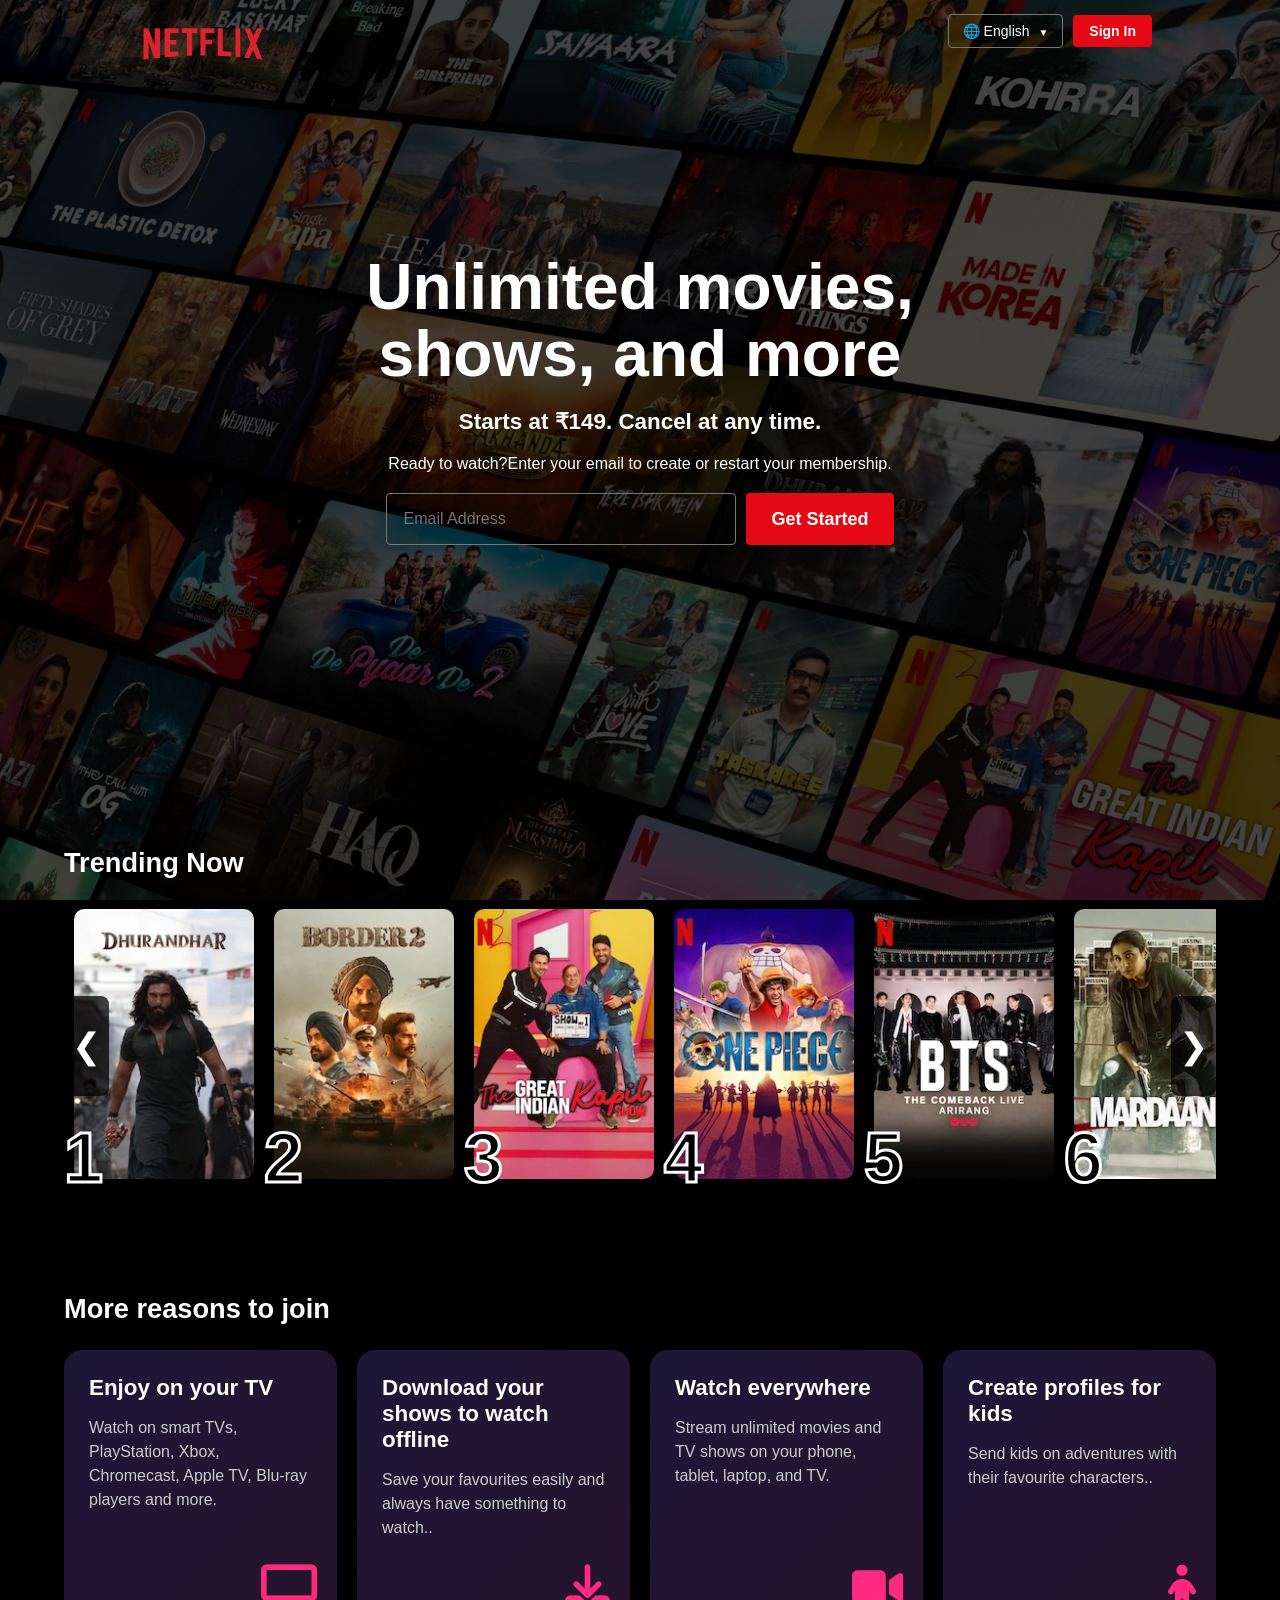
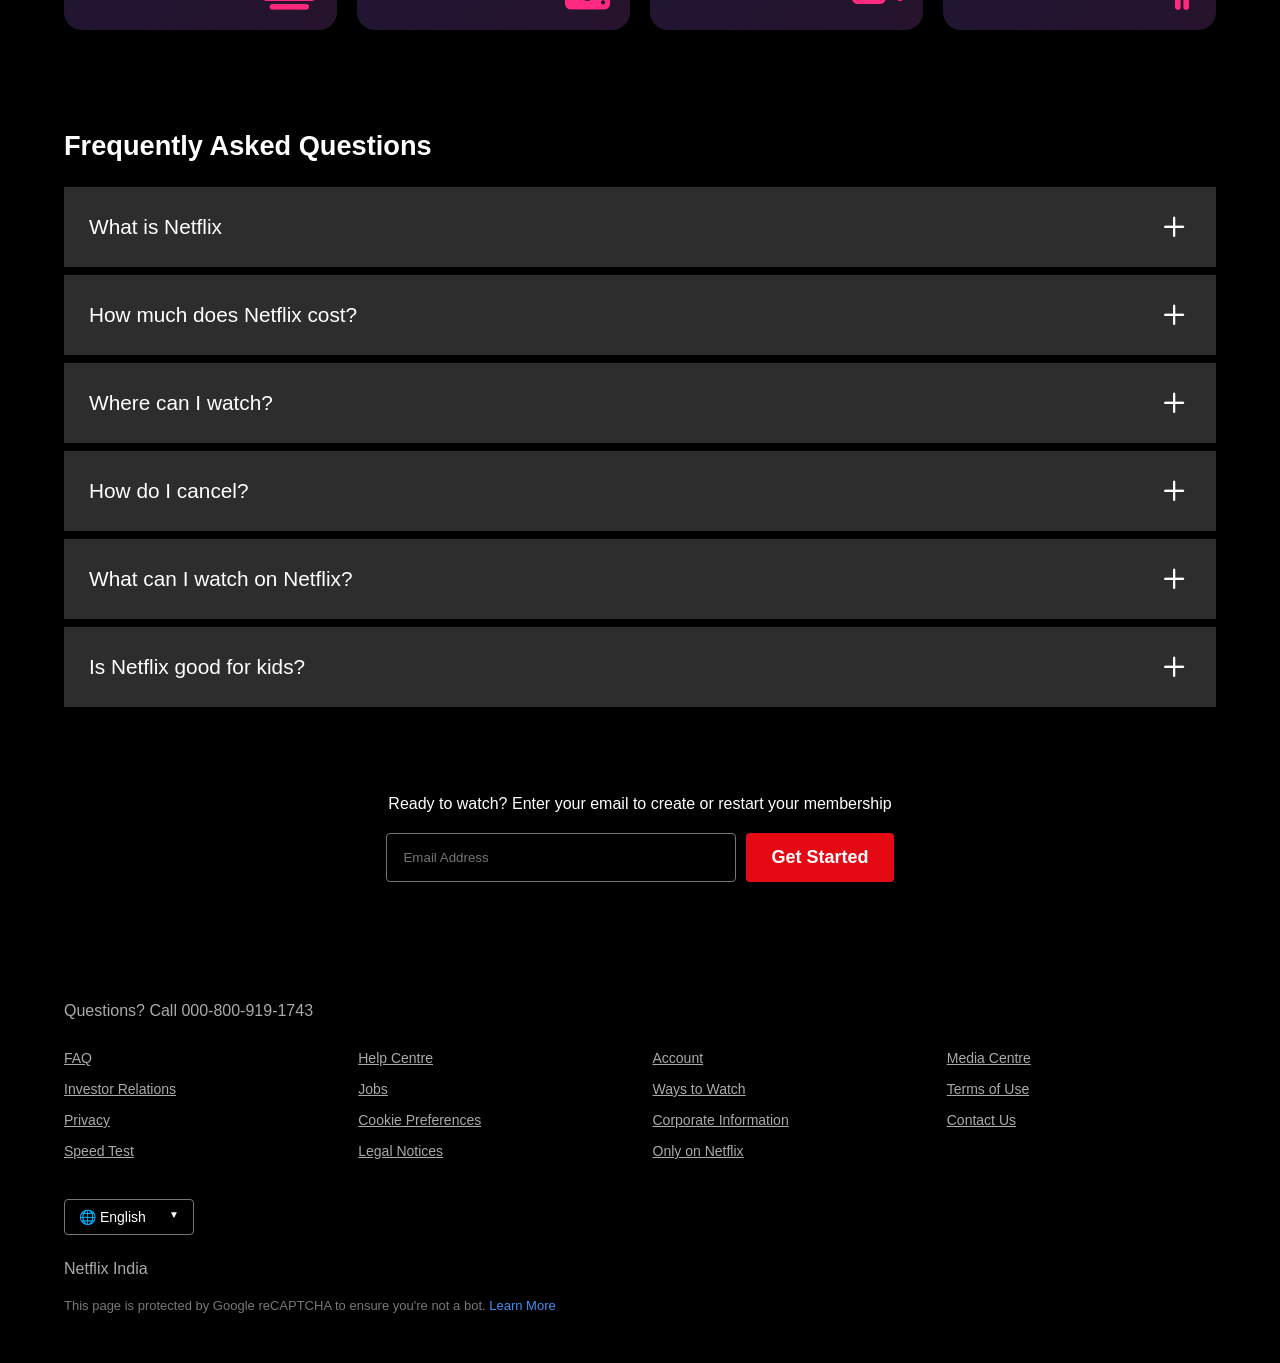
<file: index.html>
<!DOCTYPE html>
<html lang="en">
<head>
    <meta charset="UTF-8">
    <meta name="viewport" content="width=device-width, initial-scale=1.0">
    <title>NETFLIX-CLONE</title>
    <link rel="stylesheet" href="https://cdnjs.cloudflare.com/ajax/libs/font-awesome/6.5.0/css/all.min.css">
    <link rel="stylesheet" href="netflix.css">
</head>
<body>
    <div class="main-page">
<nav class="navbar">
    <div class="logo">
        <img src="netflix logo.png" alt="Netflix">
    </div>
    <div class="nav-right">
        <div class="language-selector">
            <button class="
            language-btn"> 🌐 English
            <span>▼</span>
        </button>
        <div class="language-dropdown">
            <button class="language-option" >English</button>
            <button class="language-option" > हिंदी</button>
        </div>
        </div>
        <a href="signin.html" class="signin-btn">Sign In</a>
    </div>
</nav>
<section class="hero-section">
    <h1>
         Unlimited movies,<br>
        shows, and more
    </h1>
    <h3>
     Starts at ₹149. Cancel at any time. 
    </h3>
    <p>
        Ready to watch?Enter your email to create or restart your membership.
    </p>
    <form class="email-part" id="heroForm">
        <input type="email" 
        class="input-box"
         id="heroEmail"
        placeholder="Email Address">
        <button class="get-started">Get Started</button>
    </form>
    <p class="hero-email-error" id="heroEmailError"></p>
    </section>
    <section class="trending">
        <h2>Trending Now</h2>
        <div class="slider">
            <button class="arrow left-arrow">&#10094;</button>
            <div class="cards">
                <div class="card">
                    <span class="number">1</span>
                    <img src="dhurandhar.webp" alt="">
                </div>

                <div class="card">
                    <span class="number">2</span>
                    <img src="border.webp" alt="">
                </div>
                 <div class="card">
                    <span class="number">3</span>
                    <img src="kapil sharma.webp" alt="">
                </div>
                
                 <div class="card">
                    <span class="number">4</span>
                    <img src="one piece.webp" alt="">
                </div>
                
                 <div class="card">
                    <span class="number">5</span>
                    <img src="bts.webp" alt="">
                </div>
                
                 <div class="card">
                    <span class="number">6</span>
                    <img src="madaani 3.webp" alt="">
                </div>
                
                 <div class="card">
                    <span class="number">7</span>
                    <img src="made in koera.webp" alt="">
                </div>
                
                 <div class="card">
                    <span class="number">8</span>
                    <img src="vadh 2.webp" alt="">
                </div>
                
                 <div class="card">
                    <span class="number">9</span>
                    <img src="tere ishq mai.webp" alt="">
                </div>

                 <div class="card">
                    <span class="number">10</span>
                    <img src="taskaree.webp" alt="">
                </div>
                </div>
                <button class="arrow right-arrow">&#10095;</button>
        </div>
    </section>
    <section class="reason-to-join">
        <h2>More reasons to join</h2>
        <div class="reason-container">
            <div class="reason-card">
                <h3>Enjoy on your TV</h3>
                <p> Watch on smart TVs, PlayStation,
                Xbox, Chromecast, Apple TV,
                Blu-ray players and more.</p>
                 <i class="fa-solid fa-tv"></i>
            </div>

              <div class="reason-card">
                <h3>Download your shows to watch offline</h3>
                <p> Save your favourites easily and
                always have something to watch..</p>
                 <i class="fa-solid fa-download"></i>
            </div>

              <div class="reason-card">
                <h3>Watch everywhere</h3>
                <p> Stream unlimited movies and TV shows
                on your phone, tablet, laptop, and TV.</p>
                   <i class="fa-solid fa-video"></i>
            </div>

              <div class="reason-card">
                <h3>Create profiles for kids</h3>
                <p> Send kids on adventures with
                their favourite characters..</p>
                 
            <i class="fa-solid fa-child"></i>
            </div>
        </div>
    </section>
    <section class="faq">
     <h2>Frequently Asked Questions</h2>
     <div class="faq-box">
        <button class="faq-question">
            <span>What is Netflix</span>
             <i class="fa-solid fa-plus"></i>
             </button>
             <div class="faq-answer">
                 <p>
                Netflix is a streaming service that offers
                a wide variety of award-winning TV shows,
                movies, anime, documentaries and more.
            </p>
        </div>
        </div>

         <div class="faq-box">
        <button class="faq-question">
        <span>How much does Netflix cost?</span>
       <i class="fa-solid fa-plus"></i>
        </button>
       <div class="faq-answer">
             <p>
                Watch Netflix on your smartphone, tablet,
                Smart TV, laptop, or streaming device.
            </p>
        </div>
        </div>

             <div class="faq-box">
        <button class="faq-question">
        <span>Where can I watch?</span>
       <i class="fa-solid fa-plus"></i>
        </button>
       <div class="faq-answer">
             <p>
                Watch anywhere, anytime on supported
                internet-connected devices.
            </p>
        </div>
        </div>


             <div class="faq-box">
        <button class="faq-question">
        <span>How do I cancel?</span>
       <i class="fa-solid fa-plus"></i>
        </button>
       <div class="faq-answer">
             <p>
                 You can cancel your account online.
            </p>
        </div>
        </div>


             <div class="faq-box">
        <button class="faq-question">
        <span>What can I watch on Netflix?</span>
       <i class="fa-solid fa-plus"></i>
        </button>
       <div class="faq-answer">
             <p>
                Netflix has movies, documentaries,
                shows, anime and Netflix originals.
            </p>
        </div>
        </div>


             <div class="faq-box">
        <button class="faq-question">
        <span>Is Netflix good for kids?</span>
       <i class="fa-solid fa-plus"></i>
        </button>
       <div class="faq-answer">
             <p>
                Netflix provides a Kids experience
                with parental controls.
            </p>
        </div>
        </div>
    
    </section>

    <section class="last">
        <p class="lasts">Ready to watch?
        Enter your email to create or restart your membership</p>
        <form class="last-email" id="bottomForm">
            <input type="email" placeholder="Email Address"
                id="bottomEmail">
            <button class="starts">Get Started</button>
        </form>
          <p
        class="bottom-email-error"
        id="bottomEmailError"
    ></p>
    </section>

    <footer class="footer">
        <p class="questions">
             Questions? Call 000-800-919-1743
        </p>
        <div class="footer-links">
            <ul>
             <li>FAQ</li>

            <li>Investor Relations</li>

            <li>Privacy</li>

            <li>Speed Test</li>
   
            </ul>
             <ul>

            <li>Help Centre</li>

            <li>Jobs</li>

            <li>Cookie Preferences</li>

            <li>Legal Notices</li>

        </ul>

        <ul>

            <li>Account</li>

            <li>Ways to Watch</li>

            <li>Corporate Information</li>

            <li>Only on Netflix</li>

        </ul>


        <ul>

            <li>Media Centre</li>

            <li>Terms of Use</li>

            <li>Contact Us</li>

        </ul>
      </div>
      <div class="footer-language">
        <button class="footer-language-btn">
            🌐 English<span> ▼</span>
      </button>
      <div class="footer-language-dropdown">
        <button class="footer-language-option">English</button>
        <button class="footer-language-option">  हिंदी</button>
      </div>
      </div>
      <p class="country">
             Netflix India
      </p>
      <p class="recaptcha">
         This page is protected by Google reCAPTCHA
        to ensure you're not a bot.
        <span>Learn More</span>
      </p>
    </footer>
    </div>



    <script src="netflix.js"></script>
</body>
</html>
</file>
<file: netflix.css>
*{
    margin: 0;
    padding: 0;
    box-sizing: border-box;
}
body{
    background-color: black;
    color: #fff;
    font-family:Arial, sans-serif;
}
.main-page{
    background-image: linear-gradient(
        rgba(0, 0, 0, 0.65),
            rgba(0, 0, 0, 0.65)
    ),url(bg.jpg);
    position: relative;
    background-position: center;
    background-repeat: no-repeat;
    background-size: cover;
    height: 100vh;
    width: 100%;
}
.navbar{
    display: flex;
    align-items: center;
    justify-content: space-between;
    max-width: 80vw;
    height: 62px;
    margin: auto;
}
.logo img{
    width: 150px;
    margin-top: 30px;
}
.nav-right{
    display: flex;
    align-items: center;
    gap: 10px;
}
.language-selector{
    position: relative;
}
.language-btn{
    background: transparent;
    color: white;
    border: 1px solid #777;
    border-radius: 4px;
    padding: 8px 14px;
    font-size: 14px;
    cursor: pointer;
}
.language-btn span{
    margin-left: 5px;
    font-size: 10px;
}
.language-dropdown{
    display: none;
    position: absolute;
    left: 0;
    width: 118px;
    background: white;
    border-radius: 4px;
    top: calc(100%+5px);
    overflow: hidden;
    z-index: 100;
}
.language-option{
    width: 100%;
    padding: 10px 15px;
    border: none;
    background: white;
    color: black;
    text-align: left;
    cursor: pointer;
}
.language-option:hover{
    background: #ddd;
}
.language-dropdown.active{
    display: block;
}
.signin-btn{
    background: #e50914;
    color: white;
    text-decoration: none;
    padding: 8px 16px;
    border-radius: 4px;
    font-size: 14px;
    font-weight: bold;
}
.signin-btn:hover{
    background: #c11119;
}
.hero-section{
    display: flex;
    flex-direction: column;
    justify-content: center;
    align-items: center;
    text-align: center;
   min-height: 75vh;
   padding: 20px;
}
.hero-section h1{
    font-size: 4rem;
    max-width: 800px;
    font-weight: 900;
    line-height: 1.05;
}
.hero-section h3{
    margin-top: 20px;
    font-size: 1.4rem;
}
.hero-section p{
    margin-top: 20px;
    font-size: 1rem;
}
.email-part{
    display: flex;
    gap: 10px;
    margin-top: 20px;
}
.email-part input{
    background: transparent;
    color: white;
    font-size: 16px;
    border-radius: 4px;
    border: 1px solid #777;
    padding: 16px;
    width: 350px;
}
.email-part button{
    background: #e50914;
    color: white;
    border: none;
    border-radius: 4px;
    font-size: 18px;
    font-weight: bold;
    padding: 0 25px;
    cursor: pointer;
}
.hero-email-error {

    color: #ff6b6b;

    font-size: 14px;

    margin-top: 8px;

    display: none;
}
.trending{
    width: 90%;
    max-width: 1200px;
    margin: auto;
    padding: 50px 0;
    margin-top: 60px;
}
.trending h2{
    font-size: 1.7rem;
    margin-bottom: 20px;
}
.slider{
    position: relative;
    display: flex;
    align-items: center;
}
.cards{
    display: flex;
    gap: 20px;
    overflow-x: auto;
    padding: 10px;
    scroll-behavior: smooth;
}
.cards::-webkit-scrollbar{
    display: none;
}
.card{
    position: relative;
    flex: 0 0 180px;
    cursor: pointer;
    transition: 0.3s;
}
.card:hover{
    transform: scale(1.05);
}
.card img{
    width: 100%;
    height: 270px;
    object-fit: cover;
    border-radius: 10px;
}
.number{
    position: absolute;
    bottom: -15px;
    left: -10px;
    font-size: 70px;
    font-weight:900 ;
    color: #000;
    z-index: 2;
    -webkit-text-stroke: 3px white;
}
.arrow{
    position: absolute;
    top: 50%;
    height: 100px;
    width: 45px;
    border: none;
    transform: translateY(-50%);
    z-index: 10;
    border-radius: 8px;
    color: white;
    background: rgba(0, 0, 0, 0.75);
    display: flex;
    align-items: center;
    justify-content: center;
    font-size: 35px;
    transition: 0.3s;
}
.arrow:hover{
background: rgba(255, 255, 255, 0.25);
}
.left-arrow{
    left: 0;
}
.right-arrow{
    right: 0;
}
.reason-to-join{
    width: 90%;
    max-width: 1200px;
    margin: auto;
    padding: 50px 0;
}
.reason-to-join h2{
    font-size: 1.7rem;
    margin-bottom: 25px;
}
.reason-container{
    display: grid;
    grid-template-columns:repeat(4,1fr) ;
    gap: 20px;
}
.reason-card{
    min-height: 280px;
    padding: 25px;
    position: relative;
    background: linear-gradient(135deg, #1c1738, #26132c);
    border-radius: 18px;
    transition: 0.3s;
}
.reason-card:hover{
    transform: translateY(-8px);
}
.reason-card h3{
    font-size: 1.4rem;
}
.reason-card p{
    margin-top: 15px;
    color: #ccc;
    line-height: 1.5;
}
.reason-card i{
    position: absolute;
    right: 20px;
    bottom: 20px;
     font-size: 45px;
     color: #ff2a7f;
}
.faq{
    width: 90%;
    padding: 50px 0;
    margin: auto;
    max-width: 1200px;
}
.faq h2{
    font-size: 1.7rem;
    margin-bottom: 25px;
}
.faq-box{
    margin-bottom: 8px;
}
.faq-question{
    width: 100%;
    min-height: 80px;
    padding: 20px 25px;
    border: none;
    background: #2d2d2d;
    color: white;
    display: flex;
    align-items: center;
    cursor: pointer;
    text-align: left;
    font-size: 1.3rem;
}
.faq-question i{
    width: 35px;
    height: 35px;
    display: flex;
    align-items: center;
    justify-content: center;
    font-size: 25px;
    font-weight: normal;
    margin-left: 20px;
    flex-shrink: 0;
    transition: transform 0.3s ease;
}
.faq-question span{
    flex: 1;
}
.faq-question:hover{
    background: #414141;
}
.faq-answer{
    max-height: 0;
    overflow: hidden;
    background:  #2d2d2d;
    transition: 0.3s;
}
.faq-answer p{
    font-size: 1.1rem;
    line-height: 1.5;
    color: #ddd;
    padding: 0 25px 25px;
}
.faq-box.active .faq-answer {

    max-height: 300px;
}


.faq-box.active
.faq-question i {

    transform: rotate(45deg);
}
.last{
    width: 90%;
    padding: 30px 0 70px;
    margin: auto;
    max-width: 900px;
    text-align: center;
}
.last p{
    margin-bottom: 20px;
}
.last-email{
    display: flex;
    justify-content: center;
    gap: 10px;
}
.last-email input{
    width: 350px;
    padding: 16px;
    background: transparent;
    border: 1px solid #777;
    color: white;
    border-radius: 4px;
}
.last-email button{
    padding: 0 25px;
    border: none;
    color: white;
    background: #e50914;
    border-radius: 4px;
    font-size: 18px;
    font-weight: bold;
}
.bottom-email-error {

    color: #ff6b6b;

    font-size: 14px;

    margin-top: 8px;

    text-align: center;

    display: none;
}
.footer{
    width: 90%;
    margin: auto;
    max-width: 1200px;
    padding: 50px 0;
    color: #aaa;
}
.questions{
     margin-bottom: 30px;
}
.footer-links{
    display: grid;
    grid-template-columns: repeat(4,1fr);
    gap: 25px;
}
.footer-links ul{
    list-style: none;
}
.footer-links li{
    margin-bottom: 15px;
    cursor: pointer;
    font-size: 14px;
    text-decoration: underline;
}
.country{
  margin-top: 25px;
}
.recaptcha{
    margin-top: 20px;
    font-size: 13px;
    color: #777;
}
.recaptcha span{
    color: #448ef7;
    cursor: pointer;
}
.footer-language{
    position: relative;
    display: inline-block;
    margin-top: 25px;
}
.footer-language-btn{
    min-width: 130px;
    padding: 9px 14px;
    background: transparent;
    color: white;
     border: 1px solid #777;
     border-radius: 4px;
     font-size: 14px;
     cursor: pointer;
     display: flex;
     align-self: center;
     justify-content: space-between;
     gap: 10px;
}
.footer-language-btn span {
font-size: 10px;
}
.footer-language-dropdown{
    position: absolute;
    display: none;
    left: 0;
    width: 130px;
    background: white;
    border-radius: 4px;
    overflow: hidden;
    z-index: 1000;
    bottom: calc(100% + 5px);
}
.footer-language-dropdown.active{
    display: block;
}
.footer-language-option{
width: 100%;
padding: 10px 14px;
border: none;
background: white;
color: black;
text-align: left;
font-size: 14px;
cursor: pointer;
}
.footer-language-option:hover{
    background: #ddd;
}

@media (max-width: 900px) {

    .navbar {
        max-width: 90%;
    }

    .logo img {
        width: 125px;
    }

    .hero-section h1 {
        font-size: 3rem;
    }

    .hero-section h3 {
        font-size: 1.2rem;
    }

    .hero-section p {
        font-size: 0.95rem;
    }

    .reason-container {
        grid-template-columns: repeat(2, 1fr);
    }

    .footer-links {
        grid-template-columns: repeat(2, 1fr);
    }

    .card {
        flex: 0 0 160px;
    }

    .card img {
        height: 240px;
    }

}
@media (max-width: 600px) {

    

    .navbar {
        width: 90%;
        height: 70px;
    }

    .logo img {
        width: 100px;
        margin-top: 15px;
    }

    .nav-right {
        gap: 6px;
    }

    .language-btn {
        padding: 7px 9px;
        font-size: 12px;
    }

    .signin-btn {
        padding: 7px 11px;
        font-size: 12px;
    }


    
    .main-page {
        min-height: 700px;
        height: auto;
        background-position: center;
    }

    .hero-section {
        min-height: 570px;
        padding: 20px 15px;
    }

    .hero-section h1 {
        font-size: 2.2rem;
        line-height: 1.1;
    }

    .hero-section h3 {
        font-size: 1rem;
        margin-top: 18px;
    }

    .hero-section p {
        font-size: 0.9rem;
        line-height: 1.4;
        max-width: 330px;
    }




    .email-part {
        width: 100%;
        flex-direction: column;
        align-items: center;
        gap: 10px;
    }

    .email-part input {
        width: 100%;
        max-width: 400px;
        padding: 14px;
    }

    .email-part button {
        min-height: 50px;
        width: 150px;
        padding: 0 15px;
        font-size: 16px;
    }



    .trending {
        width: 90%;
        padding: 40px 0;
        margin-top: 30px;
    }

    .trending h2 {
        font-size: 1.4rem;
    }

    .cards {
        gap: 12px;
        padding: 10px 5px;
    }

    .card {
        flex: 0 0 130px;
    }

    .card img {
        height: 195px;
        border-radius: 7px;
    }

    .number {
        font-size: 50px;
        bottom: -12px;
        left: -6px;
        -webkit-text-stroke: 2px white;
    }

    .arrow {
        width: 35px;
        height: 75px;
        font-size: 25px;
    }




    .reason-to-join {
        width: 90%;
        padding: 40px 0;
    }

    .reason-to-join h2 {
        font-size: 1.4rem;
    }

    .reason-container {
        grid-template-columns: 1fr;
        gap: 15px;
    }

    .reason-card {
        min-height: 240px;
        padding: 22px;
    }

    .reason-card h3 {
        font-size: 1.2rem;
    }

    .reason-card p {
        font-size: 0.95rem;
    }

    .reason-card i {
        font-size: 40px;
        right: 18px;
        bottom: 18px;
    }

    .faq {
        width: 90%;
        padding: 40px 0;
    }

    .faq h2 {
        font-size: 1.4rem;
    }

    .faq-question {
        min-height: 70px;
        padding: 18px;
        font-size: 1rem;
    }

    .faq-question i {
        width: 30px;
        height: 30px;
        font-size: 22px;
        margin-left: 10px;
    }

    .faq-answer p {
        font-size: 0.95rem;
        padding: 0 18px 20px;
    }



    .last {
        width: 90%;
        padding: 30px 0 50px;
    }

    .lasts {
        font-size: 0.95rem;
        line-height: 1.5;
    }

    .last-email {
        flex-direction: column;
        align-items: center;
        gap: 10px;
    }

    .last-email input {
        width: 100%;
        padding: 14px;
    }

    .last-email button {
        min-height: 50px;
        width: 150px;
        font-size: 16px;
    }




    .footer {
        width: 90%;
        padding: 40px 0;
    }

    .footer-links {
        grid-template-columns: 1fr 1fr;
        gap: 10px 20px;
    }

    .footer-links li {
        font-size: 13px;
        margin-bottom: 13px;
    }

    .questions {
        font-size: 14px;
    }

    .country {
        font-size: 14px;
    }

    .recaptcha {
        font-size: 12px;
        line-height: 1.5;
    }

}
</file>
